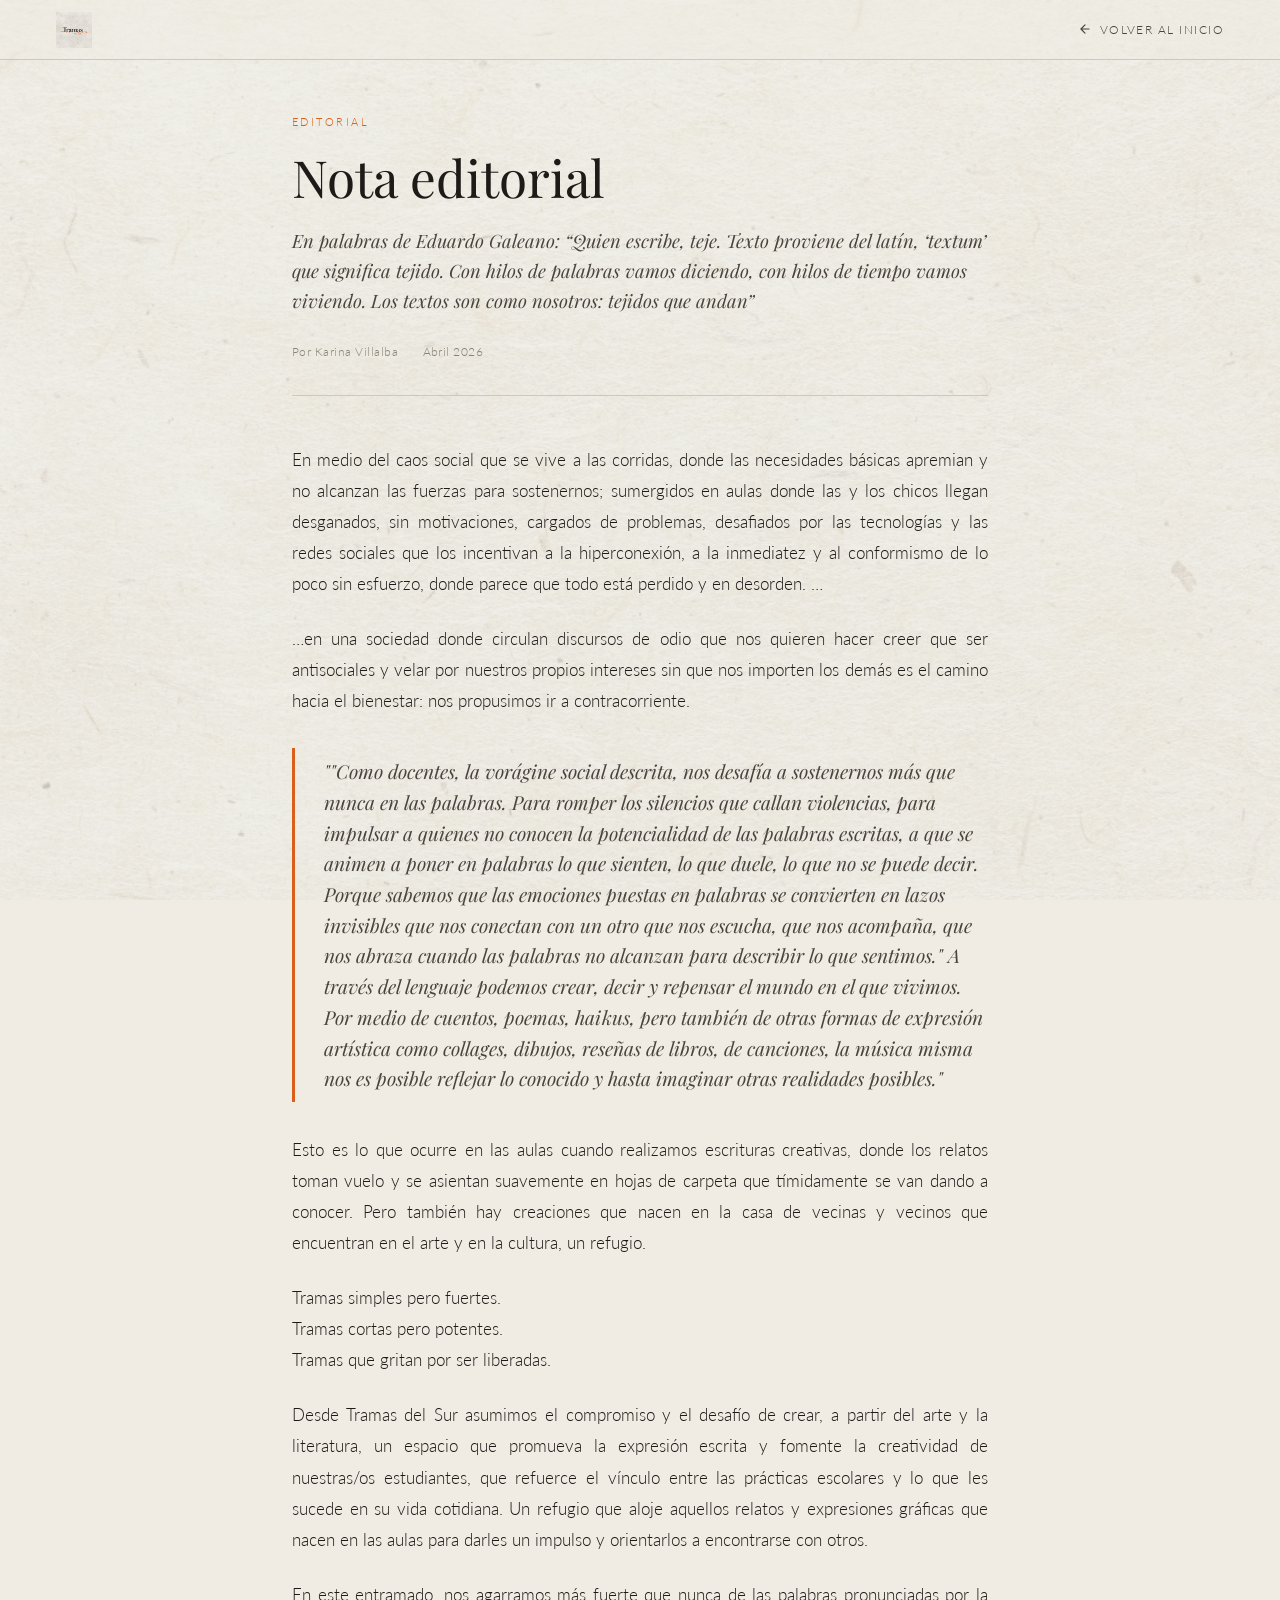
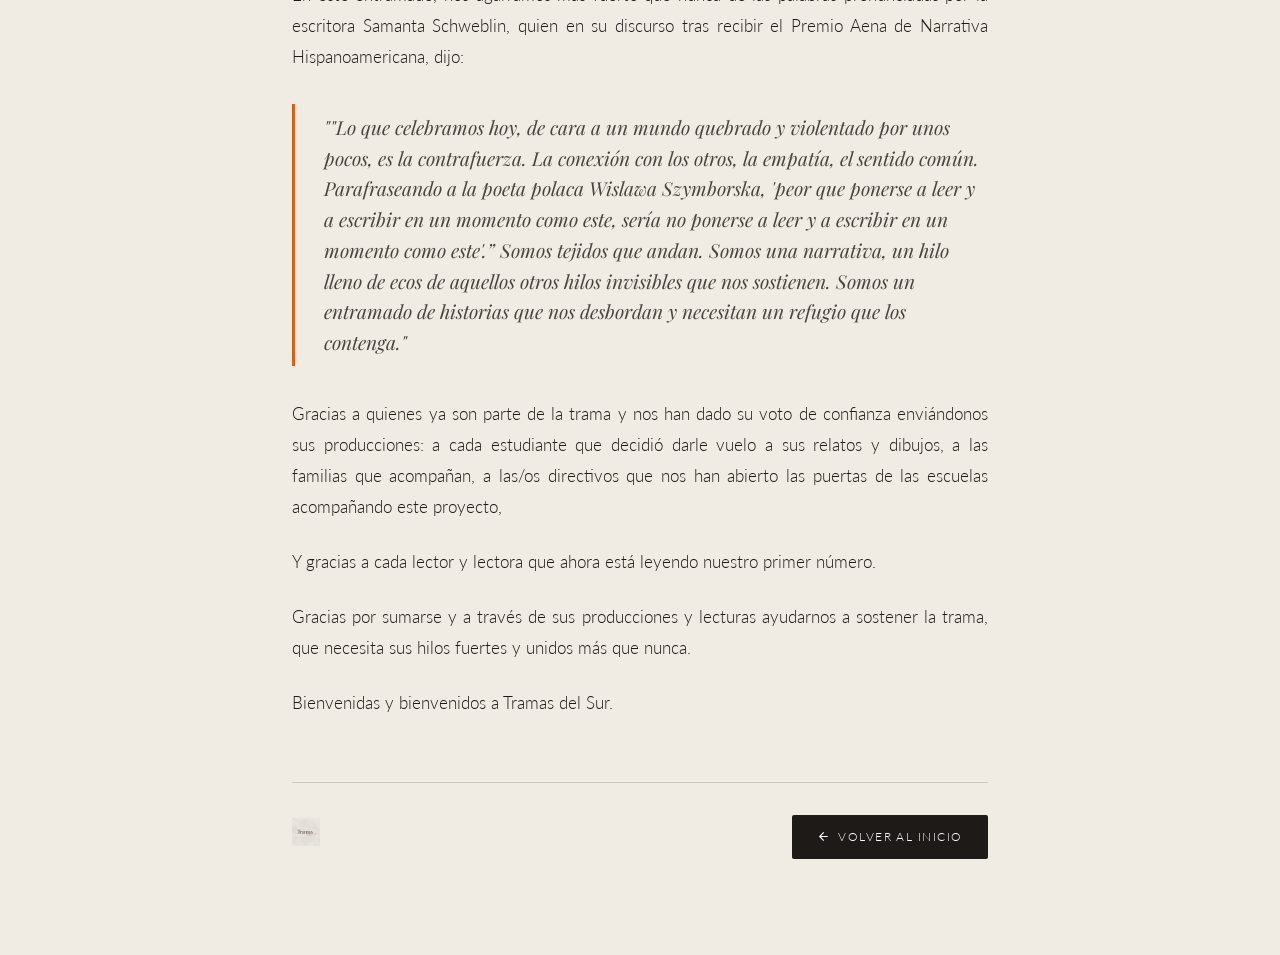
<file: editorial/nota-editorial.html>
<!DOCTYPE html>
<html lang="es">
<head>
  <meta charset="UTF-8" />
  <meta name="viewport" content="width=device-width, initial-scale=1.0" />
  <title>Nota editorial — Tramas del Sur</title>

  <link rel="preconnect" href="https://fonts.googleapis.com" />
  <link rel="preconnect" href="https://fonts.gstatic.com" crossorigin />
  <link href="https://fonts.googleapis.com/css2?family=Playfair+Display:ital,wght@0,400;0,700;1,400&family=Lato:wght@300;400&display=swap" rel="stylesheet" />

  <style>
    *, *::before, *::after { box-sizing: border-box; margin: 0; padding: 0; }
    :root {
      --ink:       #1e1a17;
      --ink-soft:  #4a443e;
      --ink-muted: #8a837a;
      --orange:    #d95f1a;
      --paper:     #f0ece3;
      --rule:      #cec8bc;
    }
    html { scroll-behavior: smooth; }
    body {
      background-color: var(--paper);
      background-image: url('../imagenes/fondo.jpeg');
      background-size: cover;
      background-attachment: fixed;
      color: var(--ink);
      font-family: 'Lato', sans-serif;
      font-weight: 300;
      font-size: 17px;
      line-height: 1.75;
    }
    body::before {
      content: '';
      position: fixed;
      inset: 0;
      background: rgba(240,236,227,0.78);
      z-index: 0;
      pointer-events: none;
    }
    nav {
      position: fixed;
      top: 0; left: 0; right: 0;
      z-index: 100;
      display: flex;
      align-items: center;
      justify-content: space-between;
      padding: 0 3.5rem;
      height: 60px;
      background-image: url('../imagenes/fondo.jpeg');
      background-size: cover;
      border-bottom: 1px solid var(--rule);
    }
    nav::before {
      content: '';
      position: absolute;
      inset: 0;
      background: rgba(240,236,227,0.88);
      z-index: 0;
    }
    nav > * { position: relative; z-index: 1; }
    .nav-logo img {
      height: 36px;
      width: auto;
      display: block;
      transition: transform 0.35s cubic-bezier(0.34, 1.56, 0.64, 1);
    }
    .nav-logo img:hover { transform: scale(1.1); }
    .btn-volver {
      display: inline-flex;
      align-items: center;
      gap: 0.5rem;
      font-size: 0.76rem;
      letter-spacing: 0.12em;
      text-transform: uppercase;
      color: var(--ink-soft);
      text-decoration: none;
      transition: color 0.2s;
    }
    .btn-volver:hover { color: var(--orange); }
    .btn-volver svg {
      width: 14px; height: 14px;
      stroke: currentColor; fill: none;
      stroke-width: 2; stroke-linecap: round; stroke-linejoin: round;
    }
    main {
      position: relative;
      z-index: 1;
      max-width: 760px;
      margin: 0 auto;
      padding: 7rem 2rem 6rem;
    }
    .article-header {
      margin-bottom: 3rem;
      padding-bottom: 2rem;
      border-bottom: 1px solid var(--rule);
    }
    .article-categoria {
      font-size: 0.7rem;
      letter-spacing: 0.22em;
      text-transform: uppercase;
      color: var(--orange);
      margin-bottom: 1rem;
    }
    .article-titulo {
      font-family: 'Playfair Display', serif;
      font-size: clamp(2rem, 5vw, 3.2rem);
      font-weight: 400;
      line-height: 1.15;
      margin-bottom: 1.2rem;
    }
    .article-bajada {
      font-family: 'Playfair Display', serif;
      font-style: italic;
      font-size: 1.15rem;
      color: var(--ink-soft);
      line-height: 1.65;
      margin-bottom: 1.5rem;
    }
    .article-meta {
      display: flex;
      align-items: center;
      gap: 1.5rem;
      font-size: 0.78rem;
      color: var(--ink-muted);
      letter-spacing: 0.04em;
    }
    .article-meta span { display: flex; align-items: center; gap: 0.4rem; }
    .article-cover {
      width: 100%;
      border-radius: 3px;
      overflow: hidden;
      margin-bottom: 2.5rem;
    }
    .article-cover img {
      width: 100%;
      height: auto;
      display: block;
    }
    .article-body {
      font-size: 1.05rem;
      line-height: 1.85;
      color: var(--ink);
      text-align: justify;
      text-justify: inter-word;
    }
    .article-body p { margin-bottom: 1.5rem; }
    .article-body h2 {
      font-family: 'Playfair Display', serif;
      font-size: 1.5rem;
      font-weight: 400;
      margin: 2.5rem 0 1rem;
      color: var(--ink);
      text-align: left;
    }
    .article-body h3 {
      font-family: 'Playfair Display', serif;
      font-size: 1.15rem;
      font-style: italic;
      font-weight: 400;
      margin: 2rem 0 0.8rem;
      color: var(--ink-soft);
      text-align: left;
    }
    .article-body blockquote {
      border-left: 3px solid var(--orange);
      padding: 0.5rem 0 0.5rem 1.8rem;
      margin: 2rem 0;
      font-family: 'Playfair Display', serif;
      font-style: italic;
      font-size: 1.2rem;
      color: var(--ink-soft);
      line-height: 1.6;
      text-align: left;
    }
    .article-body hr {
      border: none;
      border-top: 1px solid var(--rule);
      margin: 2.5rem 0;
    }
    .thread-divider {
      display: flex;
      align-items: center;
      gap: 1rem;
      margin: 2.5rem 0;
    }
    .thread-line { flex: 1; height: 1px; background: var(--rule); }
    .article-footer {
      margin-top: 4rem;
      padding-top: 2rem;
      border-top: 1px solid var(--rule);
      display: flex;
      align-items: center;
      justify-content: space-between;
      flex-wrap: wrap;
      gap: 1rem;
    }
    .article-footer-logo img {
      height: 28px;
      opacity: 0.75;
      transition: opacity 0.2s, transform 0.3s cubic-bezier(0.34,1.56,0.64,1);
    }
    .article-footer-logo img:hover { opacity: 1; transform: scale(1.08); }
    .btn-volver-pie {
      display: inline-flex;
      align-items: center;
      gap: 0.5rem;
      padding: 0.7rem 1.6rem;
      background: var(--ink);
      color: #fff;
      font-size: 0.75rem;
      letter-spacing: 0.12em;
      text-transform: uppercase;
      text-decoration: none;
      border-radius: 2px;
      transition: background 0.2s;
    }
    .btn-volver-pie:hover { background: var(--orange); }
    .btn-volver-pie svg {
      width: 13px; height: 13px;
      stroke: #fff; fill: none;
      stroke-width: 2; stroke-linecap: round; stroke-linejoin: round;
    }
    @media (max-width: 700px) {
      nav { padding: 0 1.5rem; }
      main { padding: 6rem 1.2rem 4rem; }
    }
  </style>
</head>
<body>

  <nav>
    <a href="https://tramasdelsur.com.ar" class="nav-logo">
      <img src="../imagenes/logo.jpeg" alt="Tramas del Sur" />
    </a>
    <a href="https://tramasdelsur.com.ar" class="btn-volver">
      <svg viewBox="0 0 24 24"><path d="M19 12H5M12 5l-7 7 7 7"/></svg>
      Volver al inicio
    </a>
  </nav>

  <main>
    <header class="article-header">
      <p class="article-categoria">Editorial</p>
      <h1 class="article-titulo">Nota editorial</h1>
      <p class="article-bajada">En palabras de Eduardo Galeano: “Quien escribe, teje. Texto proviene del latín, ‘textum’ que significa tejido. Con hilos de palabras vamos diciendo, con hilos de tiempo vamos viviendo. Los textos son como nosotros: tejidos que andan”</p>
      <div class="article-meta">
        <span>Por Karina Villalba</span>
        <span>Abril 2026</span>
      </div>
    </header>

    <article class="article-body">
      <p>
        En medio del caos social que se vive a las corridas, donde las necesidades básicas apremian y no alcanzan las fuerzas para sostenernos; sumergidos en aulas donde las y los chicos llegan desganados, sin motivaciones, cargados de problemas, desafiados por las tecnologías y las redes sociales que los incentivan a la hiperconexión, a la inmediatez y al conformismo de lo poco sin esfuerzo, donde parece que todo está perdido y en desorden. …
      </p>
      <p>
        …en una sociedad donde circulan discursos de odio que nos quieren hacer creer que ser antisociales y velar por nuestros propios intereses sin que nos importen los demás es el camino hacia el bienestar: nos propusimos ir a contracorriente.
      </p>
      <blockquote style="border-left: 3px solid var(--orange); padding: 0.5rem 0 0.5rem 1.8rem; margin: 2rem 0; font-family: 'Playfair Display', serif; font-style: italic; font-size: 1.2rem; color: var(--ink-soft); line-height: 1.6;">
        "&quot;Como docentes, la vorágine social descrita, nos desafía a sostenernos más que nunca en las palabras. Para romper los silencios que callan violencias, para impulsar a quienes no conocen la potencialidad de las palabras escritas, a que se animen a poner en palabras lo que sienten, lo que duele, lo que no se puede decir. Porque sabemos que las emociones puestas en palabras se convierten en lazos invisibles que nos conectan con un otro que nos escucha, que nos acompaña, que nos abraza cuando las palabras no alcanzan para describir lo que sentimos.&quot;
A través del lenguaje podemos crear, decir y repensar el mundo en el que vivimos. Por medio de cuentos, poemas, haikus, pero también de otras formas de expresión artística como collages, dibujos, reseñas de libros, de canciones, la música misma nos es posible reflejar lo conocido y hasta imaginar otras realidades posibles."
      </blockquote>
      <p>
        Esto es lo que ocurre en las aulas cuando realizamos escrituras creativas, donde los relatos toman vuelo y se asientan suavemente en hojas de carpeta que tímidamente se van dando a conocer. Pero también hay creaciones que nacen en la casa de vecinas y vecinos que encuentran en el arte y en la cultura, un refugio.
      </p>
      <p>
        Tramas simples pero fuertes.<br />Tramas cortas pero potentes.<br />Tramas que gritan por ser liberadas.
      </p>
      <p>
        Desde Tramas del Sur asumimos el compromiso y el desafío de crear, a partir del arte y la literatura, un espacio que promueva la expresión escrita y fomente la creatividad de nuestras/os estudiantes, que refuerce el vínculo entre las prácticas escolares y lo que les sucede en su vida cotidiana. Un refugio que aloje aquellos relatos y expresiones gráficas que nacen en las aulas para darles un impulso y orientarlos a encontrarse con otros.
      </p>
      <p>
        En este entramado, nos agarramos más fuerte que nunca de las palabras pronunciadas por la escritora Samanta Schweblin, quien en su discurso tras recibir el Premio Aena de Narrativa Hispanoamericana, dijo:
      </p>
      <blockquote style="border-left: 3px solid var(--orange); padding: 0.5rem 0 0.5rem 1.8rem; margin: 2rem 0; font-family: 'Playfair Display', serif; font-style: italic; font-size: 1.2rem; color: var(--ink-soft); line-height: 1.6;">
        "&quot;Lo que celebramos hoy, de cara a un mundo quebrado y violentado por unos pocos, es la contrafuerza. La conexión con los otros, la empatía, el sentido común. Parafraseando a la poeta polaca Wislawa Szymborska, &#039;peor que ponerse a leer y a escribir en un momento como este, sería no ponerse a leer y a escribir en un momento como este&#039;.”
Somos tejidos que andan. Somos una narrativa, un hilo lleno de ecos de aquellos otros hilos invisibles que nos sostienen. Somos un entramado de historias que nos desbordan y necesitan un refugio que los contenga."
      </blockquote>
      <p>
        Gracias a quienes ya son parte de la trama y nos han dado su voto de confianza enviándonos sus producciones: a cada estudiante que decidió darle vuelo a sus relatos y dibujos, a las familias que acompañan, a las/os directivos que nos han abierto las puertas de las escuelas acompañando este proyecto,
      </p>
      <p>
        Y gracias a cada lector y lectora que ahora está leyendo nuestro primer número.
      </p>
      <p>
        Gracias por sumarse y a través de sus producciones y lecturas ayudarnos a sostener la trama, que necesita sus hilos fuertes y unidos más que nunca.
      </p>
      <p>
        Bienvenidas y bienvenidos a Tramas del Sur.
      </p>
    </article>

    <footer class="article-footer">
      <a href="https://tramasdelsur.com.ar" class="article-footer-logo">
        <img src="../imagenes/logo.jpeg" alt="Tramas del Sur" />
      </a>
      <a href="https://tramasdelsur.com.ar" class="btn-volver-pie">
        <svg viewBox="0 0 24 24"><path d="M19 12H5M12 5l-7 7 7 7"/></svg>
        Volver al inicio
      </a>
    </footer>
  </main>

</body>
</html>
</file>
